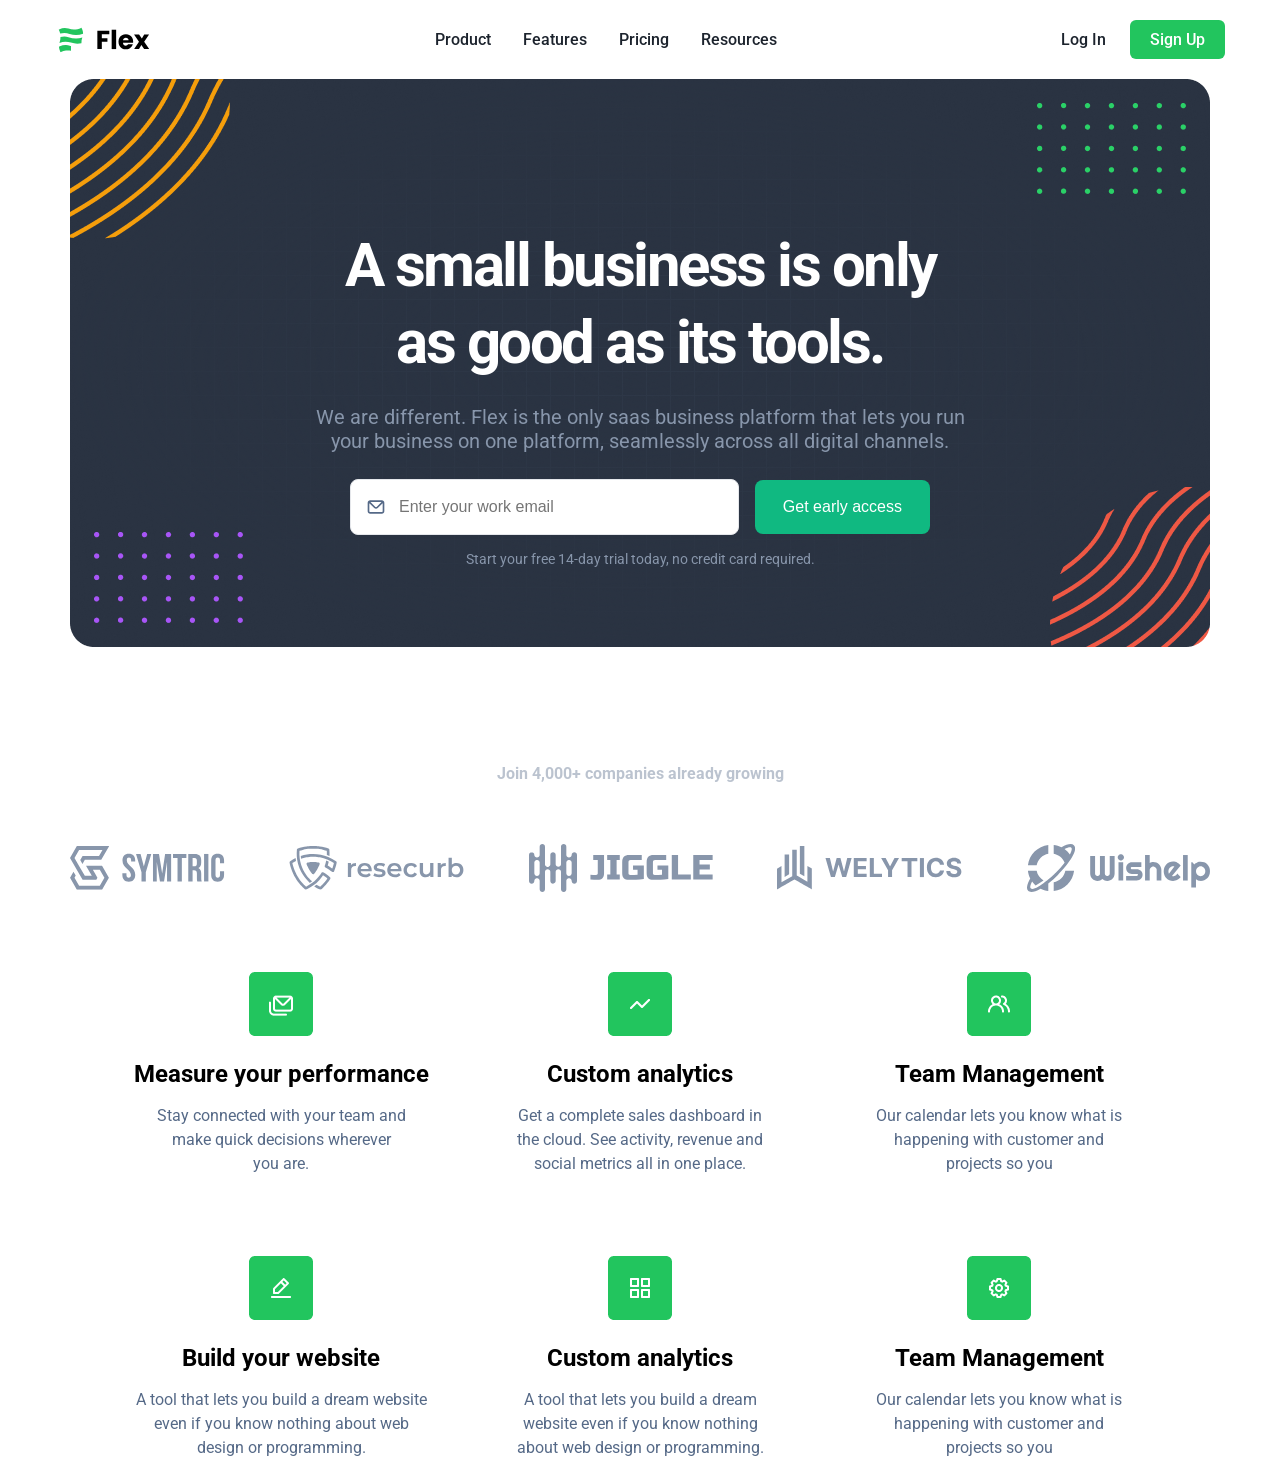
<file: Flex/index.html>
<!DOCTYPE html>
<html lang="en">
<head>
    <meta charset="UTF-8">
    <meta name="viewport" content="width=device-width, initial-scale=1.0">
    <title>Flex</title>
    <link rel="stylesheet" href="style.css">
<link rel="shortcut icon" href="images/favicon.svg" type="image/x-icon">
<link rel="preconnect" href="https://fonts.googleapis.com">
<link rel="preconnect" href="https://fonts.gstatic.com" crossorigin>
<link href="https://fonts.googleapis.com/css2?family=Roboto:ital,wght@0,100..900;1,100..900&display=swap" rel="stylesheet">
</head>
<body>
    <header class="header">
        <div class="header__container">
            <nav class="header__nav">
                <img src="images/Logot.svg" alt="">
                <ul class="header__list">
                    <li class="header__list-item">
                        <a class="header__list-link active" href="/">Product</a>
                    </li>
                    <li class="header__list-item">
                        <a class="header__list-link" href="/">Features</a>
                    </li>
                    <li class="header__list-item">
                        <a class="header__list-link" href="/">Pricing</a>
                    </li>
                    <li class="header__list-item">
                        <a class="header__list-link" href="/">Resources</a>
                    </li>
                </ul>
                <a class="header__button" href="/">Log In</a>
                 <a class="header__button2" href="/">Sign Up</a>
            </nav>
        </div>
    </header>
    <main>
        <section class="hero">
            <div class="hero__container">
                <div class="hero__content">
                    <div class="hero__text">
                        <h1 class="hero__title">
                            A small business is only <br> as good as its tools.
                        </h1>
                        <p class="hero__desc">We are different. Flex is the only saas business platform that lets you run 
                            <br> your business on one platform, seamlessly across all digital channels.</p>
            
                    </div>
                    <form class="hero__form">
    <div class="hero__input-wrapper">
        <img src="images/Outline.svg" alt="" class="hero__input-icon">
        <input type="email" placeholder="Enter your work email" class="hero__input" required>
    </div>
    <button type="submit" class="hero__button-submit">Get early access</button>
</form>
<p class="hero__desc2">Start your free 14-day trial today, no credit card required.</p>
<main>
    </section>
        <section class="mini-companies">
            <div class="mini-companies__container">
                <div class="mini-companies">
                    <header class="mini-companies__header">
                        <h2 class="mini-companies__title">Join 4,000+ companies already growing</h2>
                        <div class="mini__companies__img">
                        <img class="mini-companies__image" src="images/Logo(1).svg" alt="">
                        <img class="mini-companies__image2" src="images/Logo(2).svg" alt="">
                        <img class="mini-companies__image3" src="images/l 2.svg" alt="">
                        <img class="mini-companies__image4" src="images/Logo(4).svg" alt="">
                        <img class="mini-companies__image5" src="images/l 3.svg" alt="">
                        </div>
</section>
<section class="integrat">
            <div class="integrat__container">
                <div class="integrat__colt">
  <div>
    <img src="images/Frame 18.png" alt="">
    <h3 class="integrat__colt1__h">Measure your performance</h3>
    <p class="integrat__colt1__p">Stay connected with your team and <br>
         make quick decisions wherever <br> you are.</p>
  </div>

  <div>
    <img src="images/Frame 18(1).png" alt="">
    <h3 class="integrat__colt2__h">Custom analytics</h3>
    <p class="integrat__colt2__p">Get a complete sales dashboard in <br>
         the cloud. See activity, revenue and <br> social metrics all in one place.</p>
  </div>


  <div>
    <img src="images/Frame 18(2).png" alt="">
    <h3 class="integrat__colt3__h">Team Management</h3>
    <p class="integrat__colt3__p">Our calendar lets you know what is <br>  happening with customer and
        <br> projects so you</p>
  </div>

  </section>
<section class="integrat2">
  <div class="integrat__container2">
                <div class="integrat2__colt">
  <div>
    <img src="images/Frame 18(5).png" alt="">
    <h3 class="integrat2__colt1__h">Build your website</h3>
    <p class="integrat2__colt1__p">A tool that lets you build a dream website even if you know nothing about web design or programming.</p>
  </div>

  <div>
    <img src="images/Frame 18(4).png" alt="">
    <h3 class="integrat2__colt2__h">Custom analytics</h3>
    <p class="integrat2__colt2__p">A tool that lets you build a dream <br>
        website even if you know nothing <br>
        about web design or programming.</p>
  </div>


  <div>
    <img src="images/Frame 18(3).png" alt="">
    <h3 class="integrat2__colt3__h">Team Management</h3>
    <p class="integrat2__colt3__p">Our calendar lets you know what is <br>  happening with customer and
        <br> projects so you</p>
  </div>  
</main>
</body>
</html>
</file>
<file: Flex/style.css>
:root {
    --green: #22C55E;
    --gray: #1C232D;
}
html {
    scroll-padding: 100px;
    scroll-behavior: smooth;
}

* {
    margin: 0;
    padding: 0;
    box-sizing: border-box;
}

body {
    font-family: 'Roboto', sans-serif;
}
.header {
 max-width: 1200px;
  margin: 0 auto;
  padding: 0 15px;
    
}

.header__nav {
  display: flex !important;
  align-items: center !important;
  padding: 20px 0;
}

.header__nav img {
  margin-right: auto !important;
}

.header__list {
  display: flex !important;
  gap: 32px;
  list-style: none;
  padding: 0;
  margin: 0 auto 0 0 !important;
}

.header__list-link {
  text-decoration: none;
  color: var(--gray);
  font-weight: 500;
}

.header__button {
  display: inline-block !important;
  text-decoration: none;
  color: var(--gray);
  font-weight: 500;
  margin-right: 24px !important;
}

.header__button2 {
  text-decoration: none;
  color: white;
  padding: 10px 20px !important;
  border-radius: 6px !important;
  font-weight: 500 !important;
}
.header__button2 {
    background-color: #22C55E;
}
.header__button:hover, .header__button2:hover {
    opacity: 90%;
}
.hero {
 background-image: url('images/Frame\ 18\(6\).png') !important;
  background-repeat: no-repeat !important;
  background-position: center top !important;
  background-size: contain !important;
  
  width: 100% !important;
  max-width: 1140px !important; 
  min-height: 568px !important; 
  
  margin: 0 auto !important; 
  padding: 60px 0 !important; 
  box-sizing: border-box !important;
}

.hero__container {
  display: flex !important;
  flex-direction: column !important;
  align-items: center !important; 
  text-align: center !important; 
  justify-content: center !important;
  width: 100% !important;
  max-width: 1200px !important;  
  margin: 0 auto !important;      
}

.hero__title {
      margin-top: 88px;
    font-weight: 700;
    font-size: 60px;
    letter-spacing: -2.5px;
    line-height: 77px;
    color: white;
}
.hero__desc {
    margin-top: 24px;
    font-size: 20px;
    color: #8896AB;
}

.hero__form {
  margin-left: auto !important;
  margin-right: auto !important;
}
.hero__form {
  display: flex !important;
  flex-direction: row !important;
  align-items: center !important;
  gap: 16px !important;
  width: 100% !important;
  max-width: 580px !important;
  margin-top: 26px !important;
  margin-bottom: 12px !important;
}

.hero__input-wrapper {
  position: relative !important;
  flex-grow: 1 !important;
}

.hero__input-icon {
  position: absolute !important;
  left: 16px !important;
  top: 50% !important;
  transform: translateY(-50%) !important;
  width: 20px !important;
  height: 20px !important;
  display: block !important;
  z-index: 10 !important;
}

.hero__input {
  width: 100% !important;
  box-sizing: border-box !important;
  padding: 18px 16px 18px 48px !important; 
  font-size: 16px !important;
  background-color: #fff !important;
  border: 1px solid #E5E7EB !important;
  border-radius: 8px !important;
  outline: none !important;
}

.hero__button-submit {
  background-color: #10B981 !important;
  color: #fff !important;
  font-size: 16px !important;
  font-weight: 500 !important;
  padding: 18px 28px !important;
  border: none !important;
  border-radius: 8px !important;
  cursor: pointer !important;
  white-space: nowrap !important;
  height: auto !important;
}
.hero__desc2 {
   margin-top: 16px;
    font-size: 14px;
    color: #8896AB;
} 

.mini-companies__title {
  margin-top: 88px;
  text-align: center;
    font-weight: 700;
    font-size: 16px;
    line-height: 77px;
    color: #BBC3CF;
}
.mini__companies__img{
  margin-top: 32px;
  display: flex !important;
  gap: 64px;
   align-items: center !important; 
  text-align: center !important; 
  justify-content: center !important;
}

.integrat__tit {
  background-color: #DCFCE7 !important;
  color: #22C55E !important;
  font-size: 12px !important;
  font-weight: 500 !important;
  border: none !important;
  border-radius: 9999px !important; 
  cursor: pointer !important;
  white-space: nowrap !important;
  display: flex !important;
  align-items: center !important;
  justify-content: center !important;
  padding: 8px 16px !important;
  margin-left: auto !important;
  margin-right: auto !important;
  margin-top: 263px;
  width: fit-content !important;
}
.integrat__title {
  font-size: 36px !important;
  font-weight: 700 !important;
  display: flex !important;
  align-items: center !important;
  justify-content: center !important;
  padding: 8px 16px !important;
  margin-left: auto !important;
  margin-right: auto !important;
  margin-top: 16px;
  width: fit-content !important;
}
.integrat__desc {
  color: #556987;
  font-size: 20px !important;
  font-weight: 400 !important;
  cursor: pointer !important;
 text-align: center;
  display: flex !important;
  align-items: center !important;
  justify-content: center !important;
  padding: 8px 16px !important;
  margin-left: auto !important;
  margin-right: auto !important;
  margin-top: 16px;
  width: fit-content !important;
}
.integrat__icons {
  margin-top: 80px;
  display: flex !important;
  gap: 327px;
   align-items: center !important; 
  text-align: center !important; 
  justify-content: center !important;
}
.integrat__colt {
  margin-top: 80px;
  display: flex !important;
  gap: 64px;
  justify-content: center !important;
  align-items: flex-start !important; 
}

.integrat__colt > div {
  display: flex !important;
  flex-direction: column !important;
  align-items: center !important;
  text-align: center !important;
  flex: 1 !important;          
  max-width: 295px !important;    
}

.integrat__colt1__h, 
.integrat__colt2__h, 
.integrat__colt3__h {
  font-size: 24px !important;
  font-weight: 700 !important;
  margin-top: 24px !important;   
}

.integrat__colt1__p, 
.integrat__colt2__p, 
.integrat__colt3__p {
  color: #556987 !important;
  font-size: 16px !important;
  font-weight: 400 !important;
  margin-top: 16px !important;
  line-height: 1.5 !important;  
}
.integrat2__colt {
  margin-top: 80px;
  display: flex !important;
  gap: 64px;
  justify-content: center !important;
  align-items: flex-start !important; 
}

.integrat2__colt > div {
  display: flex !important;
  flex-direction: column !important;
  align-items: center !important;
  text-align: center !important;
  flex: 1 !important;          
  max-width: 295px !important;    
}

.integrat2__colt1__h, 
.integrat2__colt2__h, 
.integrat2__colt3__h {
  font-size: 24px !important;
  font-weight: 700 !important;
  margin-top: 24px !important;   
}

.integrat2__colt1__p, 
.integrat2__colt2__p, 
.integrat2__colt3__p {
  color: #556987 !important;
  font-size: 16px !important;
  font-weight: 400 !important;
  margin-top: 16px !important;
  line-height: 1.5 !important;  
}
</file>
